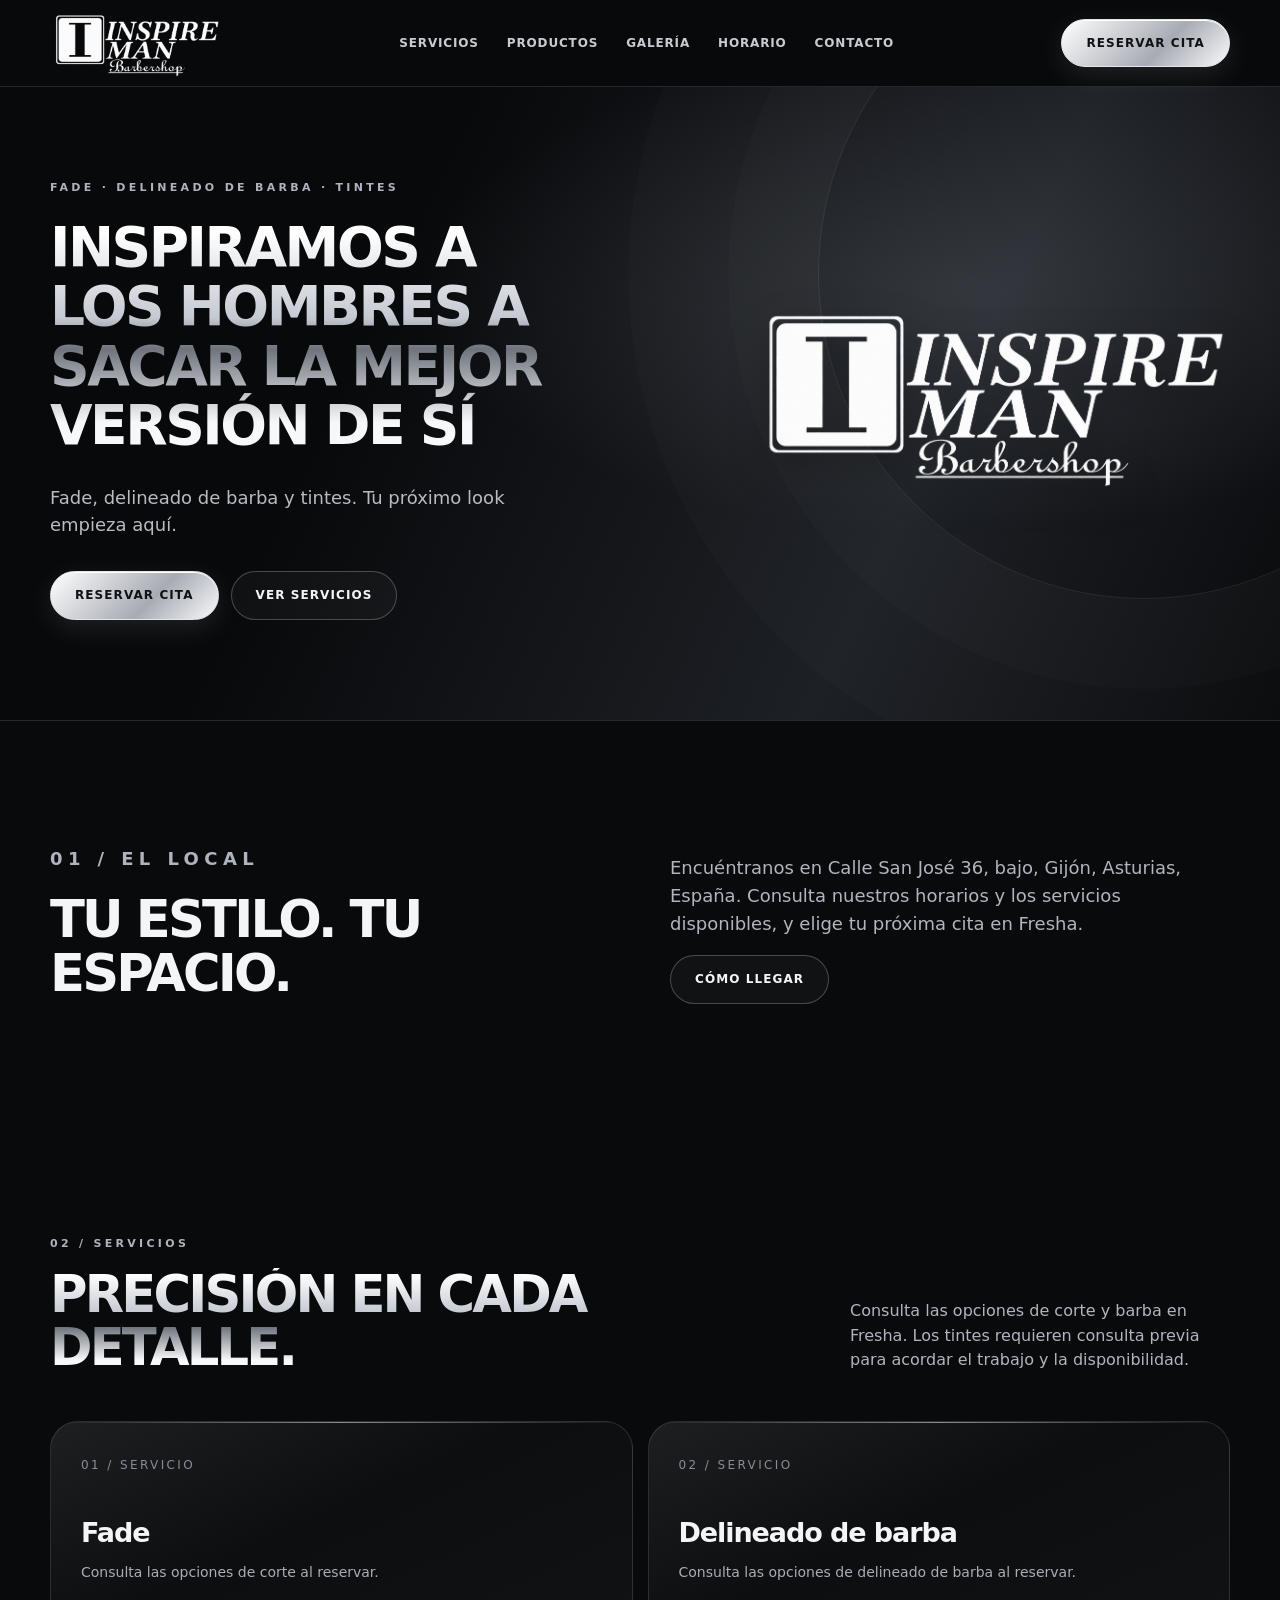
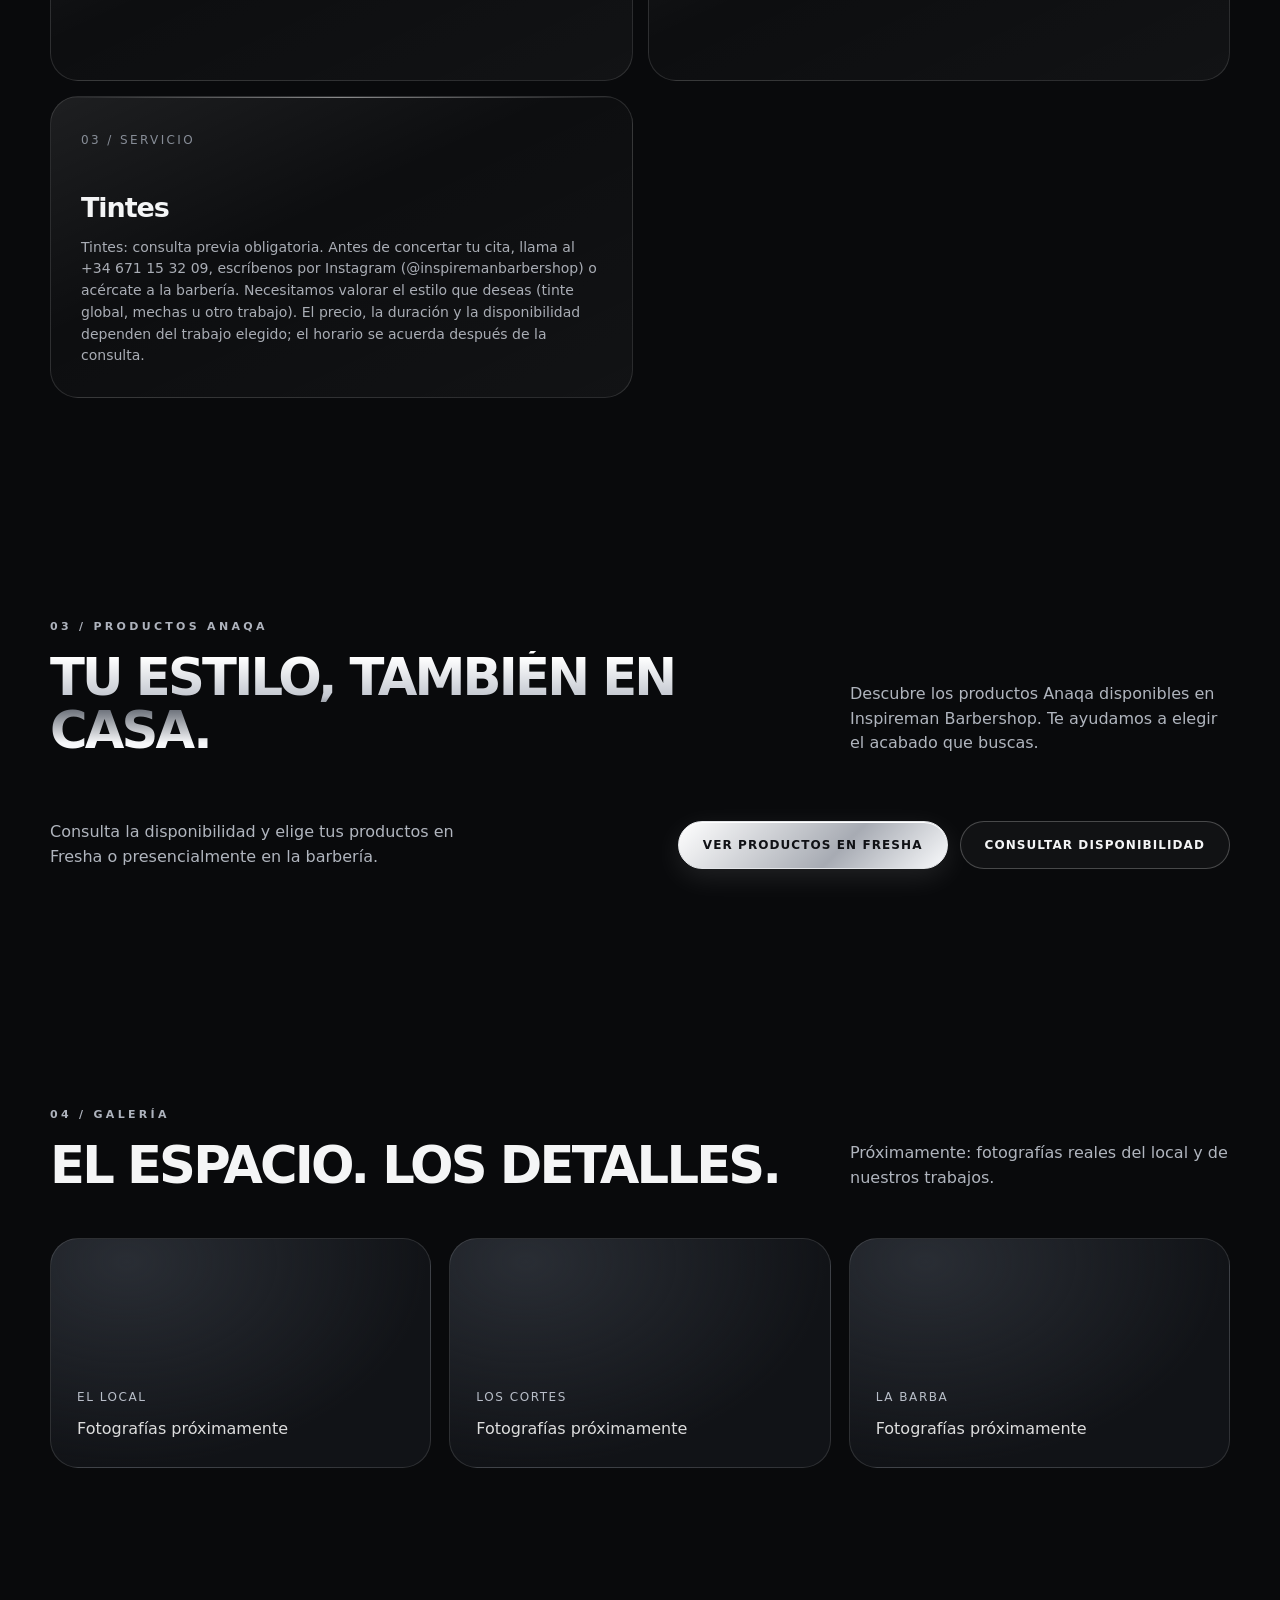
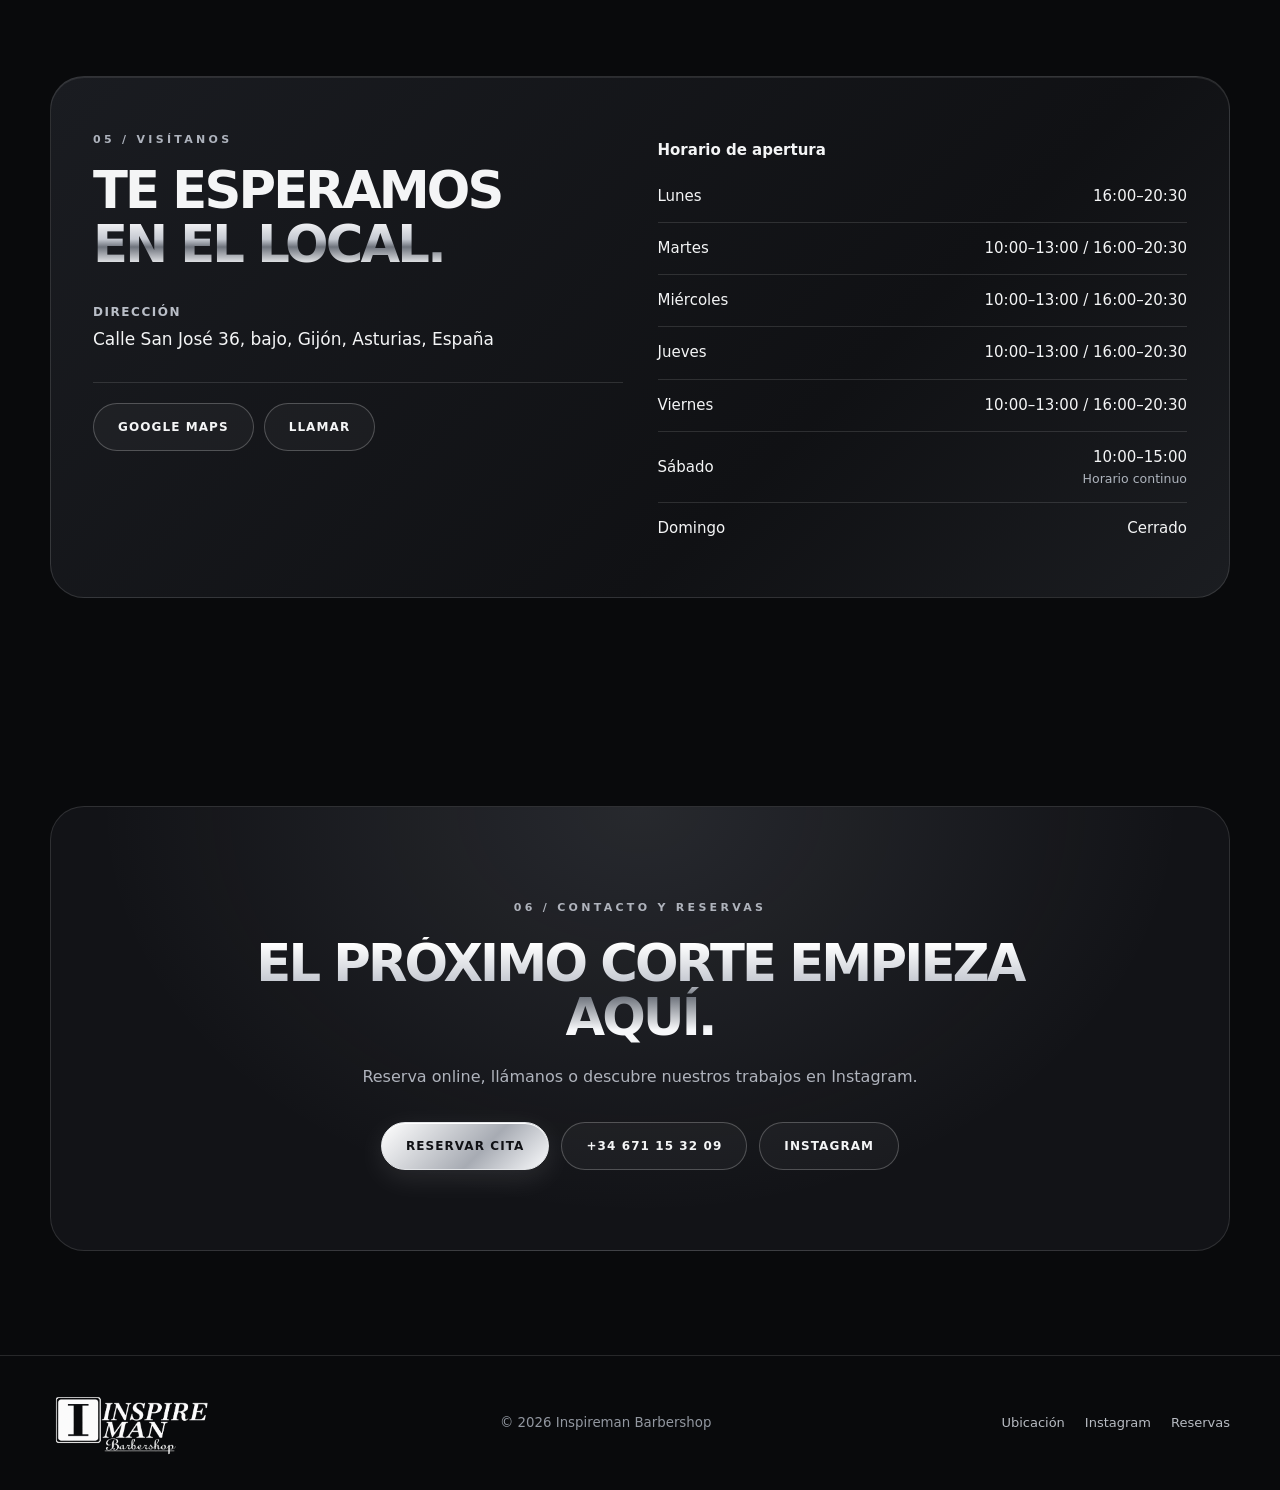
<file: index.html>
<!doctype html>
<html lang="es"><head><meta charset="utf-8"><meta name="viewport" content="width=device-width, initial-scale=1"><meta name="theme-color" content="#090a0c"><meta name="description" content="Fade, delineado de barba y tintes en Inspireman Barbershop, Gijón, Asturias. Calle San José 36, bajo. Consulta horarios y reserva tu cita en Fresha."><meta property="og:type" content="website"><meta property="og:locale" content="es_ES"><meta property="og:title" content="Inspireman Barbershop en Gijón | Fade, barba y tintes"><meta property="og:description" content="Fade, delineado de barba y tintes en Inspireman Barbershop, Gijón, Asturias. Calle San José 36, bajo. Consulta horarios y reserva tu cita en Fresha."><link rel="canonical" href="https://inspiremanbarbershop.github.io/inspireman-barbershop/"><meta property="og:url" content="https://inspiremanbarbershop.github.io/inspireman-barbershop/"><meta property="og:site_name" content="Inspireman Barbershop"><meta property="og:image" content="https://inspiremanbarbershop.github.io/inspireman-barbershop/assets/social-preview-v1.png"><meta property="og:image:secure_url" content="https://inspiremanbarbershop.github.io/inspireman-barbershop/assets/social-preview-v1.png"><meta property="og:image:type" content="image/png"><meta property="og:image:width" content="1200"><meta property="og:image:height" content="630"><meta property="og:image:alt" content="Logo de Inspireman Barbershop sobre fondo Black Chrome"><meta name="twitter:card" content="summary_large_image"><meta name="twitter:title" content="Inspireman Barbershop en Gijón | Fade, barba y tintes"><meta name="twitter:description" content="Fade, delineado de barba y tintes en Inspireman Barbershop, Gijón, Asturias. Calle San José 36, bajo. Consulta horarios y reserva tu cita en Fresha."><meta name="twitter:image" content="https://inspiremanbarbershop.github.io/inspireman-barbershop/assets/social-preview-v1.png"><meta name="twitter:image:alt" content="Logo de Inspireman Barbershop sobre fondo Black Chrome"><title>Inspireman Barbershop en Gijón | Fade, barba y tintes</title><link rel="icon" type="image/png" href="assets/logo-inspireman.png"><link rel="stylesheet" href="assets/styles.css"><script src="assets/main.js" defer></script></head>
<body><a class="skip" href="#contenido">Saltar al contenido</a><header class="nav"><div class="container navinner"><a class="brand" href="#inicio" aria-label="Inspireman Barbershop, inicio"><img src="assets/logo-inspireman.png" width="1986" height="792" alt="Inspireman Barbershop" fetchpriority="high"></a><button class="menu-toggle" type="button" aria-expanded="false" aria-controls="menu">Menú</button><nav id="menu" class="links" aria-label="Navegación principal"><a href="#servicios">SERVICIOS</a><a href="#productos">PRODUCTOS</a><a href="#galeria">GALERÍA</a><a href="#horario">HORARIO</a><a href="#contacto">CONTACTO</a></nav><a class="button primary" href="https://www.fresha.com/book-now/inspiremanbarbershop-dx5c4ah7/services?lid=1420139&amp;eid=3228950&amp;share=true&amp;pId=1348638" target="_blank" rel="noopener noreferrer">RESERVAR CITA<span class="sr-only"> (abre otra pestaña)</span></a></div></header>
<main id="contenido"><section id="inicio" class="hero"><div class="container hero-grid"><div><p class="eyebrow">FADE · DELINEADO DE BARBA · TINTES</p><h1 class="metal">Inspiramos a los hombres a sacar la mejor versión de sí</h1><p class="lead">Fade, delineado de barba y tintes. Tu próximo look empieza aquí.</p><div class="actions"><a class="button primary" href="https://www.fresha.com/book-now/inspiremanbarbershop-dx5c4ah7/services?lid=1420139&amp;eid=3228950&amp;share=true&amp;pId=1348638" target="_blank" rel="noopener noreferrer">RESERVAR CITA</a><a class="button ghost" href="#servicios">VER SERVICIOS</a></div></div><div class="hero-logo"><img src="assets/logo-inspireman.png" width="1986" height="792" alt="Inspireman Barbershop"></div></div></section>
<section class="section"><div class="container intro"><div><p class="eyebrow">01 / EL LOCAL</p><h2>TU ESTILO. TU ESPACIO.</h2></div><div><p class="muted">Encuéntranos en Calle San José 36, bajo, Gijón, Asturias, España. Consulta nuestros horarios y los servicios disponibles, y elige tu próxima cita en Fresha.</p><a class="button ghost" href="https://maps.app.goo.gl/vq8HRumMz9WRunkFA?g_st=ic" target="_blank" rel="noopener noreferrer">CÓMO LLEGAR</a></div></div></section>
<section class="section" id="servicios"><div class="container"><div class="section-head"><div><p class="eyebrow">02 / SERVICIOS</p><h2 class="metal">PRECISIÓN EN CADA DETALLE.</h2></div><p class="muted">Consulta las opciones de corte y barba en Fresha. Los tintes requieren consulta previa para acordar el trabajo y la disponibilidad.</p></div><div class="cards"><article class="card"><span class="number">01 / SERVICIO</span><h3>Fade</h3><p>Consulta las opciones de corte al reservar.</p></article><article class="card"><span class="number">02 / SERVICIO</span><h3>Delineado de barba</h3><p>Consulta las opciones de delineado de barba al reservar.</p></article><article class="card"><span class="number">03 / SERVICIO</span><h3>Tintes</h3><p>Tintes: consulta previa obligatoria. Antes de concertar tu cita, llama al +34 671 15 32 09, escríbenos por Instagram (@inspiremanbarbershop) o acércate a la barbería. Necesitamos valorar el estilo que deseas (tinte global, mechas u otro trabajo). El precio, la duración y la disponibilidad dependen del trabajo elegido; el horario se acuerda después de la consulta.</p></article></div></div></section>
<section class="section product-section" id="productos"><div class="container"><div class="section-head"><div><p class="eyebrow">03 / PRODUCTOS ANAQA</p><h2 class="metal">TU ESTILO, TAMBIÉN EN CASA.</h2></div><p class="muted">Descubre los productos Anaqa disponibles en Inspireman Barbershop. Te ayudamos a elegir el acabado que buscas.</p></div><div class="catalog-actions"><p class="muted">Consulta la disponibilidad y elige tus productos en Fresha o presencialmente en la barbería.</p><div class="actions"><a class="button primary" href="https://www.fresha.com/store/tienda-inspiremanbarbershop-u9z86j9x?share=true&amp;pId=1348638" target="_blank" rel="noopener noreferrer">VER PRODUCTOS EN FRESHA<span class="sr-only"> (abre otra pestaña)</span></a><a class="button ghost" href="tel:+34671153209">CONSULTAR DISPONIBILIDAD</a></div></div></div></section>
<section class="section" id="galeria"><div class="container"><div class="section-head"><div><p class="eyebrow">04 / GALERÍA</p><h2>EL ESPACIO. LOS DETALLES.</h2></div><p class="muted">Próximamente: fotografías reales del local y de nuestros trabajos.</p></div><div class="gallery"><div class="placeholder"><span>EL LOCAL</span><p>Fotografías próximamente</p></div><div class="placeholder"><span>LOS CORTES</span><p>Fotografías próximamente</p></div><div class="placeholder"><span>LA BARBA</span><p>Fotografías próximamente</p></div></div></div></section>
<section class="section" id="horario"><div class="container"><div class="panel"><div><p class="eyebrow">05 / VISÍTANOS</p><h2>TE ESPERAMOS<br><span class="metal">EN EL LOCAL.</span></h2><div class="info-row"><strong>Dirección</strong><p>Calle San José 36, bajo, Gijón, Asturias, España</p></div><div class="mini-actions"><a class="button ghost" href="https://maps.app.goo.gl/vq8HRumMz9WRunkFA?g_st=ic" target="_blank" rel="noopener noreferrer">GOOGLE MAPS</a><a class="button ghost" href="tel:+34671153209">LLAMAR</a></div></div><table class="hours-table"><caption>Horario de apertura</caption><tbody><tr><th scope="row">Lunes</th><td>16:00–20:30</td></tr><tr><th scope="row">Martes</th><td>10:00–13:00 / 16:00–20:30</td></tr><tr><th scope="row">Miércoles</th><td>10:00–13:00 / 16:00–20:30</td></tr><tr><th scope="row">Jueves</th><td>10:00–13:00 / 16:00–20:30</td></tr><tr><th scope="row">Viernes</th><td>10:00–13:00 / 16:00–20:30</td></tr><tr><th scope="row">Sábado</th><td>10:00–15:00<small>Horario continuo</small></td></tr><tr><th scope="row">Domingo</th><td>Cerrado</td></tr></tbody></table></div></div></section>
<section class="section" id="contacto"><div class="container"><div class="cta"><p class="eyebrow">06 / CONTACTO Y RESERVAS</p><h2 class="metal">EL PRÓXIMO CORTE EMPIEZA AQUÍ.</h2><p>Reserva online, llámanos o descubre nuestros trabajos en Instagram.</p><div class="actions"><a class="button primary" href="https://www.fresha.com/book-now/inspiremanbarbershop-dx5c4ah7/services?lid=1420139&amp;eid=3228950&amp;share=true&amp;pId=1348638" target="_blank" rel="noopener noreferrer">RESERVAR CITA</a><a class="button ghost" href="tel:+34671153209">+34 671 15 32 09</a><a class="button ghost" href="https://www.instagram.com/inspiremanbarbershop?obrf=cnAyNHVvZ2U3dDVt&amp;utm_source=qr" target="_blank" rel="noopener noreferrer">INSTAGRAM</a></div></div></div></section></main>
<footer class="foot"><div class="container foot-inner"><a href="#inicio" aria-label="Volver al inicio"><img src="assets/logo-inspireman.png" width="1986" height="792" alt="Inspireman Barbershop" loading="lazy"></a><small>© <span id="year">2026</span> Inspireman Barbershop</small><div class="foot-links"><a href="https://maps.app.goo.gl/vq8HRumMz9WRunkFA?g_st=ic" target="_blank" rel="noopener noreferrer">Ubicación</a><a href="https://www.instagram.com/inspiremanbarbershop?obrf=cnAyNHVvZ2U3dDVt&amp;utm_source=qr" target="_blank" rel="noopener noreferrer">Instagram</a><a href="https://www.fresha.com/book-now/inspiremanbarbershop-dx5c4ah7/services?lid=1420139&amp;eid=3228950&amp;share=true&amp;pId=1348638" target="_blank" rel="noopener noreferrer">Reservas</a></div></div></footer><a class="button primary mobile-cta" href="https://www.fresha.com/book-now/inspiremanbarbershop-dx5c4ah7/services?lid=1420139&amp;eid=3228950&amp;share=true&amp;pId=1348638" target="_blank" rel="noopener noreferrer">RESERVAR CITA EN FRESHA</a></body></html>
</file>
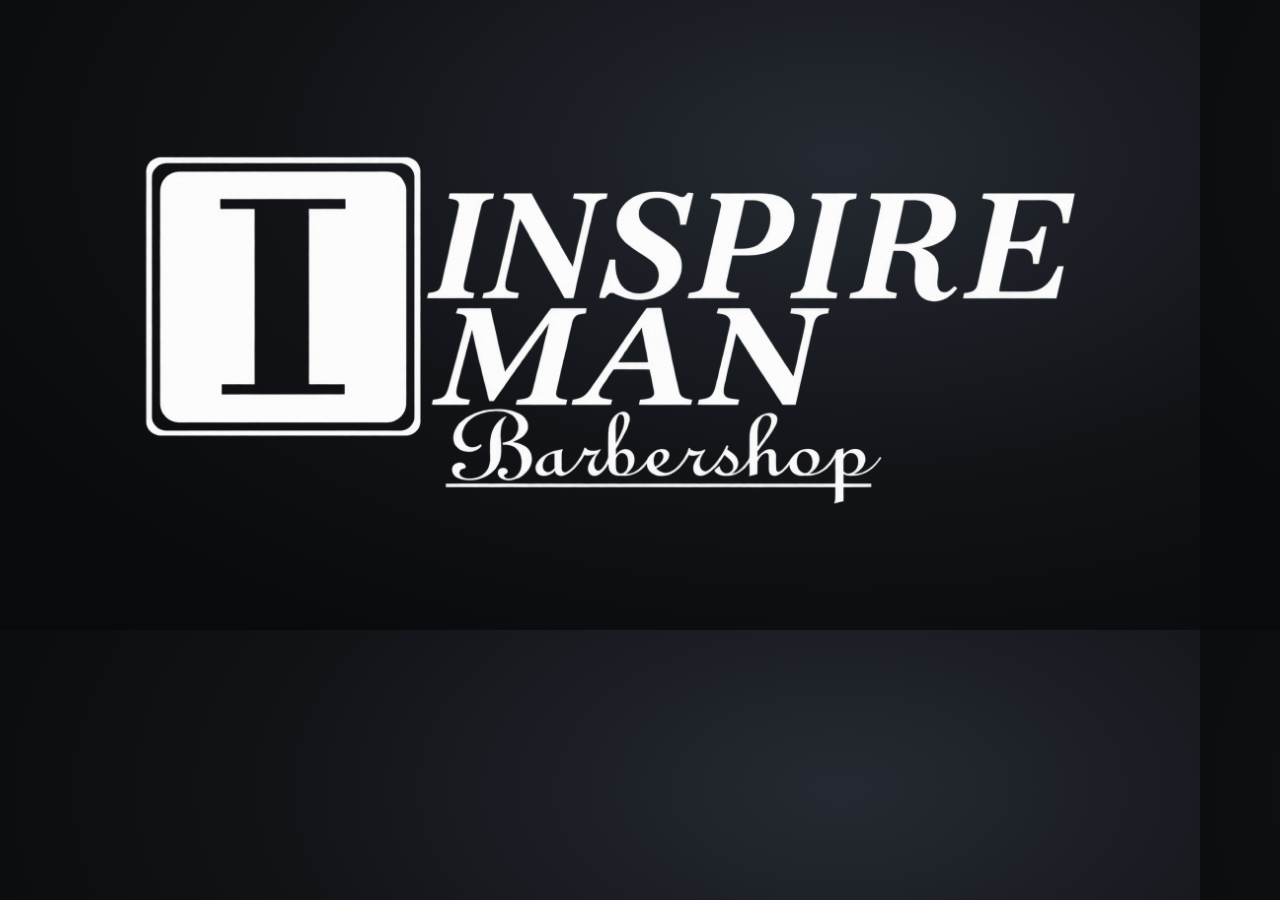
<file: src/social-preview.html>
<!doctype html><html lang="es"><meta charset="utf-8"><title>Inspireman · Imagen para compartir</title><style>*{box-sizing:border-box}html,body{margin:0;width:1200px;height:630px;overflow:hidden}body{display:flex;align-items:center;justify-content:center;background:radial-gradient(ellipse at 70% 25%,#252a32 0%,#111317 48%,#090a0c 85%)}img{display:block;width:980px;height:auto}</style><img src="../assets/logo-inspireman.png" alt="Inspireman Barbershop">
</file>
<file: assets/styles.css>
:root{color-scheme:dark;--bg:#090a0c;--card:#14161a;--text:#f4f5f6;--muted:#a2a6ae;--line:rgba(255,255,255,.12)}*{box-sizing:border-box}html{scroll-behavior:smooth}body{margin:0;background:var(--bg);color:var(--text);font-family:Inter,ui-sans-serif,system-ui,-apple-system,'Segoe UI',sans-serif;line-height:1.55}a{color:inherit;text-decoration:none}button{font:inherit}.container{width:min(1180px,calc(100% - 42px));margin:auto}.nav{position:sticky;top:0;z-index:10;background:rgba(9,10,12,.84);backdrop-filter:blur(20px);border-bottom:1px solid var(--line)}.navinner{display:flex;align-items:center;justify-content:space-between;gap:20px;min-height:86px}.brand img{display:block;width:182px;max-height:68px;object-fit:contain;object-position:left}.links{display:flex;align-items:center;gap:28px}.links a{font-size:12px;font-weight:650;letter-spacing:.12em;color:#c9cbd0}.links a:hover,.foot a:hover{color:white}.button{display:inline-flex;align-items:center;justify-content:center;gap:8px;border:1px solid rgba(255,255,255,.23);border-radius:999px;padding:14px 24px;font-size:12px;font-weight:750;letter-spacing:.09em;transition:transform .2s,border-color .2s,background .2s;white-space:nowrap}.button:hover{transform:translateY(-2px);border-color:#fff}.button.primary{background:linear-gradient(135deg,#fff,#a7abb3 60%,#f9fafc);color:#101115;border-color:#e3e5e8;box-shadow:inset 0 1px 0 #fff,0 8px 28px rgba(255,255,255,.1)}.button.ghost{background:rgba(255,255,255,.035)}.hero{position:relative;overflow:hidden;isolation:isolate;border-bottom:1px solid var(--line)}.hero:before{content:'';position:absolute;inset:0;z-index:-2;background:radial-gradient(ellipse at 75% 32%,rgba(169,177,190,.17),transparent 40%),linear-gradient(115deg,#08090b 30%,#1d2025 70%,#090a0c)}.hero:after{content:'';position:absolute;z-index:-1;width:650px;height:650px;right:-190px;top:-140px;border:1px solid rgba(255,255,255,.09);border-radius:50%;box-shadow:0 0 0 90px rgba(255,255,255,.012),0 0 0 190px rgba(255,255,255,.01)}.hero-grid{min-height:680px;display:grid;grid-template-columns:1.15fr .85fr;align-items:center;gap:55px;padding:80px 0 100px}.eyebrow{font-size:11px;letter-spacing:.3em;font-weight:800;color:#aeb3bd;text-transform:uppercase}.hero h1{font-size:clamp(50px,7vw,108px);letter-spacing:-.085em;line-height:.97;margin:20px 0 28px;font-weight:800}.metal{background:linear-gradient(180deg,#fff 6%,#c5c9d1 42%,#6e737c 55%,#f7f8fa 86%);color:transparent;background-clip:text;-webkit-background-clip:text}.lead{max-width:500px;color:#b8bbc2;font-size:17px}.actions{display:flex;gap:12px;flex-wrap:wrap;margin-top:32px}.hero-logo{border:1px solid rgba(255,255,255,.12);border-radius:36px;background:linear-gradient(145deg,rgba(255,255,255,.11),rgba(255,255,255,.015) 42%,rgba(255,255,255,.045));box-shadow:inset 0 1px 0 rgba(255,255,255,.15),0 40px 90px rgba(0,0,0,.35);min-height:360px;display:flex;align-items:center;justify-content:center;padding:36px}.hero-logo img{width:100%;filter:drop-shadow(0 15px 20px rgba(0,0,0,.3))}.section{padding:104px 0}.section-head{display:flex;align-items:end;justify-content:space-between;gap:30px;margin-bottom:32px}.section h2{font-size:clamp(34px,4.5vw,64px);line-height:1.05;letter-spacing:-.055em;margin:14px 0}.muted{color:var(--muted)}.cards{display:grid;grid-template-columns:repeat(3,1fr);gap:15px}.card{min-height:260px;border:1px solid var(--line);border-radius:28px;padding:30px;background:linear-gradient(155deg,rgba(255,255,255,.085),rgba(255,255,255,.018) 42%,rgba(255,255,255,.04));position:relative;overflow:hidden}.card:before{content:'';position:absolute;inset:0 0 auto;height:1px;background:linear-gradient(90deg,transparent,rgba(255,255,255,.5),transparent)}.number{color:#878d97;font-size:12px;letter-spacing:.2em}.card h3{font-size:27px;letter-spacing:-.04em;margin:54px 0 8px}.card p{color:#a9adb5;font-size:14px;margin:0}.panel{border:1px solid var(--line);border-radius:34px;background:linear-gradient(135deg,#1a1c21,#101114 65%,#1b1d21);padding:42px;display:grid;grid-template-columns:1fr 1fr;gap:35px;box-shadow:inset 0 1px rgba(255,255,255,.09)}.info-row{padding:17px 0;border-bottom:1px solid var(--line)}.info-row:last-child{border-bottom:0}.info-row strong{display:block;font-size:12px;letter-spacing:.13em;text-transform:uppercase;color:#aeb3bd;margin-bottom:5px}.info-row p{margin:0;font-size:17px}.info-row a{text-decoration:underline;text-decoration-color:#666;text-underline-offset:4px}.mini-actions{display:flex;flex-wrap:wrap;gap:10px;margin-top:20px}.cta{text-align:center;border:1px solid var(--line);border-radius:34px;padding:80px 25px;background:radial-gradient(ellipse at top,rgba(191,199,212,.12),transparent 65%),#121317}.cta h2{max-width:800px;margin:20px auto}.cta p{color:#afb3bc}.cta .actions{justify-content:center}.foot{border-top:1px solid var(--line);padding:35px 0}.foot-inner{display:flex;justify-content:space-between;align-items:center;gap:25px;flex-wrap:wrap}.foot img{width:160px;display:block}.foot small{color:#9297a0}.foot-links{display:flex;gap:20px;flex-wrap:wrap;font-size:13px;color:#b7bbc2}.mobile-cta{display:none} :focus-visible{outline:2px solid #fff;outline-offset:4px}@media(max-width:850px){.links{display:none}.navinner{min-height:75px}.hero-grid{grid-template-columns:1fr;gap:36px;min-height:0;padding:65px 0}.hero-logo{min-height:250px;max-width:520px;width:100%;margin:auto}.cards{grid-template-columns:1fr}.card{min-height:195px}.card h3{margin-top:25px}.panel{grid-template-columns:1fr}.section{padding:72px 0}}@media(max-width:550px){.container{width:min(100% - 32px,1180px)}.navinner>.button{padding:11px 14px;font-size:10px}.brand img{width:145px}.hero h1{font-size:58px}.hero-logo{border-radius:26px;min-height:210px}.panel{padding:25px;border-radius:26px}.cta{padding:54px 20px;border-radius:26px}.section-head{display:block}.mobile-cta{display:flex;position:fixed;bottom:12px;left:16px;right:16px;z-index:9;box-shadow:0 10px 35px #000a}.foot{padding-bottom:95px}}@media(prefers-reduced-motion:reduce){html{scroll-behavior:auto}.button{transition:none}}
.hours{display:block;color:#f1f1f1;margin-top:4px}.info-row p{margin-bottom:12px}
/* Black Chrome: lectura, navegación táctil y marca sin marco. */
.skip{position:fixed;left:16px;top:-100px;z-index:30;background:#fff;color:#090a0c;padding:12px 20px;border-radius:20px}.skip:focus{top:12px}
.hero-logo{border:0;background:none;box-shadow:none;padding:0;min-height:0}.hero-logo img{height:auto;aspect-ratio:1986/792}
.brand img,.foot img{height:auto}.eyebrow{line-height:1.8}.links a{letter-spacing:.07em}.links a,.foot-links a{display:inline-flex;align-items:center;min-height:44px}
.hero h1{font-size:clamp(48px,6.8vw,96px);letter-spacing:-.065em}.hero-grid{min-height:620px}.hero .lead{font-size:18px}.section-head .muted{max-width:380px}
.cards{grid-template-columns:repeat(2,minmax(0,1fr))}.card h3{margin-top:35px}.section{scroll-margin-top:100px}.intro{display:grid;grid-template-columns:1fr 1fr;gap:60px;align-items:center}.intro p{font-size:18px;max-width:560px}.section h2{font-size:clamp(32px,4vw,58px)}
.gallery{display:grid;grid-template-columns:repeat(3,minmax(0,1fr));gap:18px}.gallery figure{margin:0;overflow:hidden;border-radius:28px;border:1px solid var(--line);background:#15171b}.gallery img{display:block;width:100%;height:auto;aspect-ratio:4/3;object-fit:cover}.gallery figcaption{padding:16px 20px;color:#c1c5cd}
.placeholder{min-height:230px;display:flex;flex-direction:column;justify-content:end;padding:26px;border:1px solid var(--line);border-radius:28px;background:radial-gradient(ellipse at 20% 10%,#292d34,transparent 70%),#111317}.placeholder span{font-size:12px;letter-spacing:.13em;color:#b8bec8}.placeholder p{color:#ddd;margin:10px 0 0}.gallery-note{color:#adb3bc;margin-top:22px}.hours-table{width:100%;border-collapse:collapse;font-size:15px}.hours-table th{text-align:left;font-weight:500;padding:14px 10px 14px 0}.hours-table td{text-align:right;padding:14px 0}.hours-table tr{border-bottom:1px solid var(--line)}.hours-table tr:last-child{border:0}.hours-table caption{text-align:left;font-weight:700;margin:20px 0 8px}.hours-table small{display:block;color:#aeb4bd}.menu-toggle{display:none;background:#1b1e23;color:#fff;border:1px solid var(--line);border-radius:999px;min-height:44px;padding:10px 16px}.price{color:#e4e7ec;margin-top:18px!important}.muted{color:#b0b5be} .info-row strong{color:#b9bec7}
@media(max-width:1000px){.links{gap:14px}.links a{font-size:11px}.brand img{width:150px}}
@media(max-width:850px){.navinner{flex-wrap:wrap;padding:12px 0;gap:12px}.menu-toggle{display:block}.links{display:flex;width:100%;flex-wrap:wrap;order:4;gap:8px 22px;padding:8px 0}.js .links[hidden]{display:none}.navinner>.button{margin-left:auto}.intro{grid-template-columns:1fr;gap:16px}.hero-grid{min-height:0}.hero-logo{max-width:480px;margin:20px auto}.gallery{grid-template-columns:1fr 1fr}.cards{grid-template-columns:1fr}.section{padding:64px 0;scroll-margin-top:145px}}
@media(max-width:550px){.brand img{width:120px}.navinner>.button{font-size:10px;padding:12px}.menu-toggle{font-size:12px;padding:10px 12px}.hero h1{font-size:clamp(42px,11.4vw,64px)}.gallery{grid-template-columns:1fr}.placeholder{min-height:190px}.hours-table{font-size:13px}.hours-table th{width:31%}.hero-grid{padding:50px 0}.lead{font-size:16px!important}.mobile-cta{bottom:max(12px,env(safe-area-inset-bottom))}.hero:after{right:-450px}.foot{padding-bottom:110px}.button{min-height:44px}.panel{gap:20px}.hero-logo{min-height:0}.actions .button{flex:1}.info-row p{overflow-wrap:anywhere}}
@media(prefers-reduced-motion:reduce){*,*:before,*:after{animation:none!important;transition:none!important}html{scroll-behavior:auto}}

.sr-only{position:absolute;width:1px;height:1px;padding:0;margin:-1px;overflow:hidden;clip:rect(0,0,0,0);white-space:nowrap;border:0}

/* Fotos completas: no se recortan ni se exige un formato horizontal. */
.gallery{align-items:start}.gallery img{aspect-ratio:auto;height:auto;object-fit:contain}.lead,.muted,.card p,.cta p,.gallery figcaption{white-space:pre-line;overflow-wrap:anywhere}.section h2,.hero h1,.card h3{overflow-wrap:anywhere}

/* Lema principal: lectura cómoda de una frase más larga. */
.hero h1{font-size:clamp(40px,4.3vw,62px);line-height:1.08;letter-spacing:-.045em;text-wrap:balance}
@media(max-width:550px){.hero h1{font-size:clamp(34px,9vw,46px)}}
.hero h1{text-transform:uppercase}

/* Catálogo Anaqa: envases completos y contenido editable desde Pages CMS. */
.products-grid{display:grid;grid-template-columns:repeat(3,minmax(0,1fr));gap:20px;align-items:start}
.product-card{overflow:hidden;border:1px solid var(--line);border-radius:28px;background:linear-gradient(145deg,#1b1e23,#101216)}
.product-photo{background:#fff;padding:22px;display:grid;place-items:center;height:248px}
.product-photo img{display:block;width:100%;height:100%;object-fit:contain;min-height:0}
.product-body{padding:24px}.product-size{font-size:12px;letter-spacing:.1em;color:#b9bec7}
.product-body h3{font-size:22px;line-height:1.25;letter-spacing:-.03em;margin:10px 0 14px;min-height:55px;overflow-wrap:anywhere}
.product-body>p{color:#b0b5be;min-height:48px;font-size:14px;margin:0;white-space:pre-line}
.product-bottom{margin-top:22px;border-top:1px solid var(--line);padding-top:18px}
.product-price{display:block;font-size:26px;font-weight:650;color:#f4f5f6;margin-bottom:8px}
.product-bottom summary,.returns summary{cursor:pointer;min-height:44px;display:list-item;align-content:center;color:#e5e8ec;font-size:14px}
.product-bottom details p,.returns p{font-size:14px;color:#bfc4cd;white-space:pre-line;overflow-wrap:anywhere}
.catalog-actions{margin-top:32px;display:flex;justify-content:space-between;align-items:center;gap:22px}.catalog-actions .actions{margin-top:0}
.catalog-actions>p{max-width:460px}.returns{margin-top:26px;border-top:1px solid var(--line);padding-top:12px}.returns p{max-width:800px}
@media(max-width:1100px){.links{gap:12px}.links a{font-size:10px;letter-spacing:.04em}}
@media(max-width:850px){.products-grid{grid-template-columns:repeat(2,minmax(0,1fr))}.catalog-actions{display:block}.catalog-actions .actions{margin-top:20px}}
@media(max-width:550px){.products-grid{grid-template-columns:1fr}.product-photo{height:232px}.product-body{padding:22px}.catalog-actions .button{white-space:normal;text-align:center}.navinner{gap:8px}}
</file>
